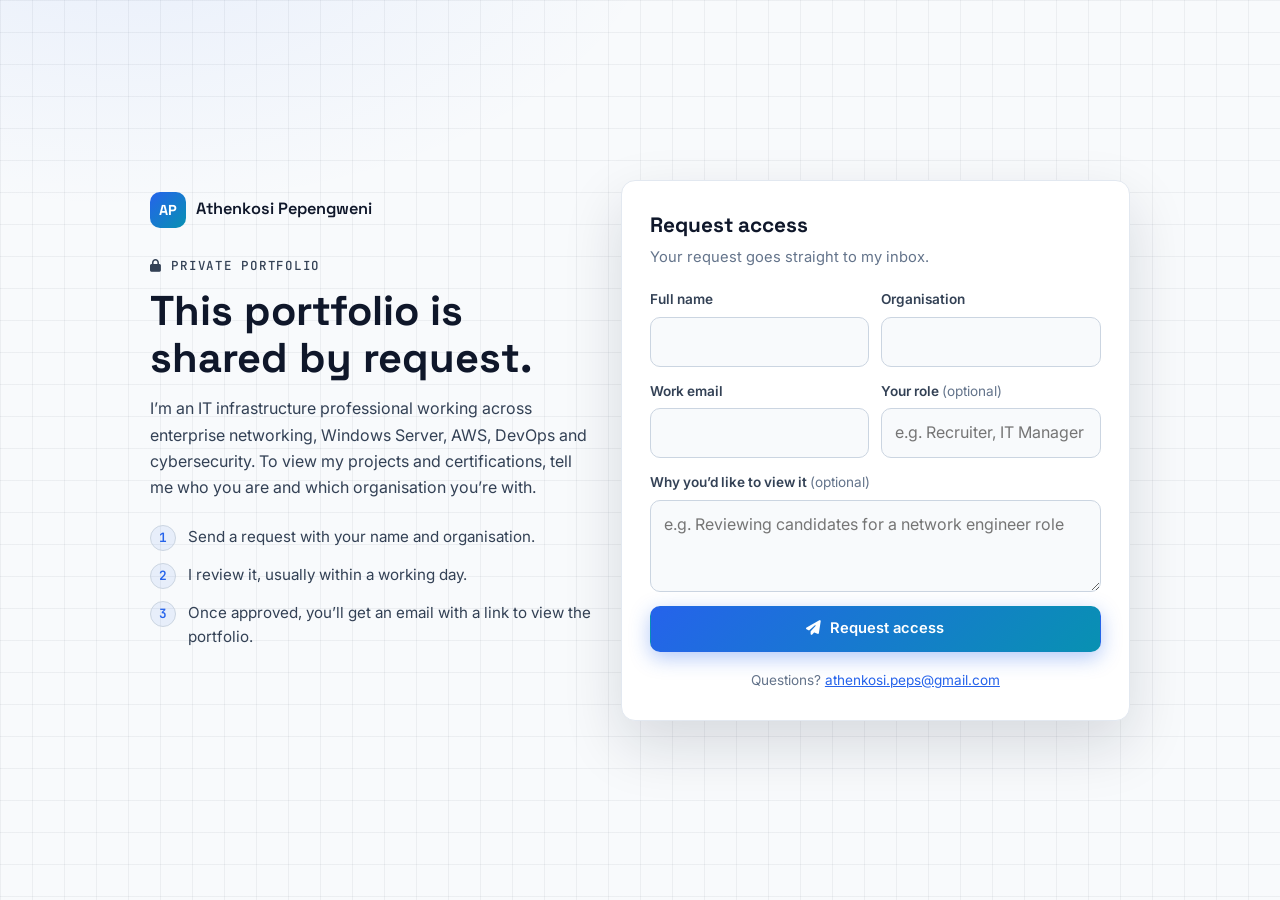
<file: index.html>
<!DOCTYPE html>
<html lang="en">
<head>
  <meta charset="utf-8"/>
  <meta name="viewport" content="width=device-width, initial-scale=1"/>
  <title>Athenkosi Pepengweni | IT Infrastructure, Networking &amp; Cloud</title>
  <meta name="description" content="Portfolio of Athenkosi Pepengweni, an IT infrastructure professional in South Africa. Hands-on projects in enterprise networking, Windows Server, AWS, DevOps and cybersecurity."/>
  <meta name="author" content="Athenkosi Pepengweni"/>
  <link rel="canonical" href="https://portfolio.pepsnet.co.za/"/>
  <meta name="color-scheme" content="light"/>
  <meta name="theme-color" content="#f8fafc"/>

  <!-- Social sharing -->
  <meta property="og:type" content="website"/>
  <meta property="og:url" content="https://portfolio.pepsnet.co.za/"/>
  <meta property="og:title" content="Athenkosi Pepengweni | IT Infrastructure, Networking &amp; Cloud"/>
  <meta property="og:description" content="Hands-on projects in enterprise networking, Windows Server, AWS, DevOps and cybersecurity."/>
  <meta property="og:image" content="https://portfolio.pepsnet.co.za/profile.jpg"/>
  <meta name="twitter:card" content="summary"/>

  <link rel="icon" href="favicon.svg" type="image/svg+xml"/>
  <link rel="apple-touch-icon" href="profile.jpg"/>
  <link rel="manifest" href="site.webmanifest"/>

  <link rel="preconnect" href="https://fonts.googleapis.com"/>
  <link rel="preconnect" href="https://fonts.gstatic.com" crossorigin/>
  <link href="https://fonts.googleapis.com/css2?family=Inter:wght@400;500;600&family=Space+Grotesk:wght@500;600;700&family=JetBrains+Mono:wght@400;500&display=swap" rel="stylesheet"/>
  <link rel="stylesheet" href="https://cdnjs.cloudflare.com/ajax/libs/font-awesome/6.5.0/css/all.min.css"/>
  <link rel="stylesheet" href="styles.css?v=20261115"/>

  <!-- Access gate: unapproved visitors are sent to request-access.html -->
  <script src="access-gate.js?v=20261115" data-protect></script>


  <script type="application/ld+json">
  {
    "@context": "https://schema.org",
    "@type": "Person",
    "name": "Athenkosi Pepengweni",
    "url": "https://portfolio.pepsnet.co.za/",
    "image": "https://portfolio.pepsnet.co.za/profile.jpg",
    "jobTitle": "IT Infrastructure Professional",
    "address": { "@type": "PostalAddress", "addressCountry": "ZA" },
    "email": "mailto:athenkosi.peps@gmail.com",
    "sameAs": [
      "https://github.com/atteks-za",
      "https://www.linkedin.com/in/athenkosi-pepengweni-036443183/"
    ],
    "knowsAbout": ["Network Engineering", "FortiGate", "Cisco IOS-XE", "Windows Server", "Active Directory", "AWS", "Kubernetes", "Terraform", "Cybersecurity"]
  }
  </script>

  <script src="data.js?v=20261115" defer></script>
  <script src="script.js?v=20261115" defer></script>
</head>
<body>
<a class="skip-link" href="#main">Skip to content</a>
<div id="progress" aria-hidden="true"></div>

<!-- ── HEADER ── -->
<header class="site-header" id="top">
  <div class="container header-inner">
    <a class="brand" href="#top" aria-label="Athenkosi Pepengweni, home">
      <span class="brand-mark">AP</span>
      <span class="brand-name">Athenkosi Pepengweni</span>
    </a>

    <nav class="nav" id="nav" aria-label="Primary">
      <a href="#about">About</a>
      <a href="#skills">Skills</a>
      <a href="#projects">Projects</a>
      <a href="#certifications">Certifications</a>
      <a href="#contact">Contact</a>
    </nav>

    <div class="header-actions">
      <button class="cmdk-btn" type="button" data-open-palette aria-label="Open command palette">
        <i class="fa-solid fa-magnifying-glass"></i><span>Search</span><kbd>Ctrl K</kbd>
      </button>
      <button class="icon-btn menu-btn" type="button" aria-label="Open menu" aria-expanded="false" aria-controls="nav"><i class="fa-solid fa-bars"></i></button>
    </div>
  </div>
</header>

<main id="main">

  <!-- ── HERO ── -->
  <section class="hero">
    <div class="hero-bg" aria-hidden="true"></div>
    <div class="container hero-grid">
      <div class="hero-copy">
        <div class="hero-meta">
          <div class="status-pill"><span class="pulse"></span> Based in South Africa</div>
          <div class="status-pill views-pill" id="views" hidden title="Visits to this portfolio">
            <i class="fa-regular fa-eye"></i><span><strong id="viewCount">0</strong> portfolio views</span>
          </div>
        </div>
        <h1 class="hero-title">
          Building reliable, secure infrastructure, from the <span class="grad">network edge</span> to the <span class="grad">cloud</span>.
        </h1>
        <p class="hero-lead">
          I’m Athenkosi Pepengweni, an IT infrastructure professional. I design, build and document real lab
          environments across <strong>enterprise networking</strong>, <strong>Windows Server</strong>,
          <strong>AWS</strong>, <strong>DevOps</strong> and <strong>cybersecurity</strong>.
        </p>
        <p class="hero-rotator" aria-live="polite">
          <span class="mono">Currently focused on:</span>
          <span class="rotator" id="rotator">FortiGate SD-WAN</span>
        </p>
        <div class="hero-cta">
          <a class="btn btn-primary" href="#projects"><i class="fa-solid fa-layer-group"></i> View projects</a>
          <a class="btn btn-ghost" href="https://drive.google.com/file/d/1eYBBOo0nAGaHdhUYYPxO24yvY1Xd9f4y/view?usp=sharing" target="_blank" rel="noopener"><i class="fa-solid fa-file-arrow-down"></i> Download CV</a>
          <div class="hero-social">
            <a class="icon-btn" href="https://github.com/atteks-za" target="_blank" rel="noopener" aria-label="GitHub"><i class="fa-brands fa-github"></i></a>
            <a class="icon-btn" href="https://www.linkedin.com/in/athenkosi-pepengweni-036443183/" target="_blank" rel="noopener" aria-label="LinkedIn"><i class="fa-brands fa-linkedin-in"></i></a>
          </div>
        </div>
        <dl class="stats">
          <div><dt>Projects</dt><dd data-stat="projects">0</dd></div>
          <div><dt>Domains</dt><dd data-stat="domains">0</dd></div>
          <div><dt>Certifications</dt><dd data-stat="certs">0</dd></div>
        </dl>
      </div>

      <div class="hero-visual">
        <div class="photo-card">
          <img src="profile.jpg" alt="Portrait of Athenkosi Pepengweni" width="734" height="706"/>
        </div>
        <div class="terminal" aria-hidden="true">
          <div class="term-bar"><span></span><span></span><span></span><em>athenkosi@homelab: ~</em></div>
          <pre><span class="p">$</span> whoami
<span class="o">IT infrastructure · networking · cloud · security</span>
<span class="p">$</span> ls ~/lab
<span class="o">proxmox/  esxi/  fortigate/  aws/  k8s/</span>
<span class="p">$</span> uptime<span class="cursor"></span></pre>
        </div>
      </div>
    </div>
  </section>

  <!-- ── ABOUT ── -->
  <section class="section" id="about">
    <div class="container">
      <header class="section-head reveal">
        <p class="eyebrow">About</p>
        <h2>I learn by building, and I document everything.</h2>
        <p class="section-lead">
          Every project here runs in my own home lab or AWS account: Proxmox and VMware ESXi hosts, FortiGate and
          Cisco virtual appliances, a Windows Server domain, and cloud workloads on AWS. I build each one end to end,
          troubleshoot it until it works, and write it up so someone else could rebuild it.
        </p>
      </header>

      <div class="focus-grid">
        <article class="focus-card reveal" style="--c: var(--c-networking)">
          <i class="fa-solid fa-network-wired"></i>
          <h3>Enterprise networking</h3>
          <p>Routing (OSPF, BGP), VLAN design, NAT, firewall policy, IPsec VPNs and SD-WAN failover across FortiGate, Cisco and UniFi.</p>
        </article>
        <article class="focus-card reveal" style="--c: var(--c-sysadmin)">
          <i class="fa-solid fa-server"></i>
          <h3>Systems &amp; infrastructure</h3>
          <p>Windows Server, Active Directory, DNS and DHCP, Exchange, virtualisation on ESXi and Proxmox, and backup with Veeam.</p>
        </article>
        <article class="focus-card reveal" style="--c: var(--c-cloud)">
          <i class="fa-solid fa-cloud"></i>
          <h3>Cloud &amp; DevOps</h3>
          <p>AWS networking, containers on ECS and EKS, Infrastructure as Code with Terraform, CI/CD pipelines and observability.</p>
        </article>
        <article class="focus-card reveal" style="--c: var(--c-security)">
          <i class="fa-solid fa-shield-halved"></i>
          <h3>Security</h3>
          <p>Least-privilege access, network segmentation, and hands-on Active Directory attack paths to understand how to defend them.</p>
        </article>
      </div>
    </div>
  </section>

  <!-- ── SKILLS ── -->
  <section class="section section-alt" id="skills">
    <div class="container">
      <header class="section-head reveal">
        <p class="eyebrow">Skills</p>
        <h2>Tools and technologies I work with</h2>
        <p class="section-lead">Every item below is used in at least one of the projects on this page.</p>
      </header>

      <div class="skills-grid">
        <div class="skill-group reveal" style="--c: var(--c-networking)">
          <h3><i class="fa-solid fa-network-wired"></i> Networking</h3>
          <ul><li>FortiGate</li><li>Cisco IOS-XE</li><li>Cisco vIOS-L2</li><li>Ubiquiti UniFi</li><li>MikroTik</li><li>OSPF</li><li>BGP</li><li>VLANs / 802.1Q</li><li>IPsec VPN</li><li>SD-WAN</li><li>NAT / PAT</li><li>Structured cabling</li></ul>
        </div>
        <div class="skill-group reveal" style="--c: var(--c-sysadmin)">
          <h3><i class="fa-solid fa-server"></i> Systems &amp; virtualisation</h3>
          <ul><li>Windows Server</li><li>Active Directory</li><li>DNS</li><li>DHCP</li><li>Exchange 2019</li><li>PowerShell</li><li>VMware ESXi</li><li>Proxmox VE</li><li>Veeam B&amp;R</li><li>Linux</li></ul>
        </div>
        <div class="skill-group reveal" style="--c: var(--c-cloud)">
          <h3><i class="fa-solid fa-cloud"></i> Cloud (AWS)</h3>
          <ul><li>VPC</li><li>EC2</li><li>IAM Identity Center</li><li>ECS / Fargate</li><li>EKS</li><li>RDS</li><li>Lambda</li><li>S3</li><li>CloudFront</li><li>Route 53</li><li>ACM</li><li>CloudWatch</li><li>SNS / SES</li></ul>
        </div>
        <div class="skill-group reveal" style="--c: var(--c-devops)">
          <h3><i class="fa-solid fa-gears"></i> DevOps &amp; observability</h3>
          <ul><li>Terraform</li><li>Docker</li><li>Kubernetes</li><li>Helm</li><li>Jenkins</li><li>SonarQube</li><li>Prometheus</li><li>Grafana</li><li>Git &amp; GitHub</li></ul>
        </div>
        <div class="skill-group reveal" style="--c: var(--c-security)">
          <h3><i class="fa-solid fa-shield-halved"></i> Security</h3>
          <ul><li>Kali Linux</li><li>AD enumeration</li><li>Kerberoasting</li><li>MITM6</li><li>Password cracking</li><li>Microsoft Sentinel &amp; Defender (SC-200)</li><li>Least privilege</li></ul>
        </div>
      </div>
    </div>
  </section>

  <!-- ── PROJECTS ── -->
  <section class="section" id="projects">
    <div class="container">
      <header class="section-head reveal">
        <p class="eyebrow">Projects</p>
        <h2>Featured work</h2>
        <p class="section-lead">Three builds that show the range: multi-site networking, cloud operations and offensive security.</p>
      </header>
      <div class="featured-grid" id="featured"></div>

      <div class="all-projects">
        <div class="toolbar reveal">
          <div class="filters" role="tablist" aria-label="Filter projects by domain" id="filters"></div>
          <label class="search">
            <i class="fa-solid fa-magnifying-glass"></i>
            <input id="projSearch" type="search" placeholder="Search projects or tools" aria-label="Search projects" autocomplete="off"/>
            <kbd>/</kbd>
          </label>
        </div>
        <p class="result-info" id="resultInfo" aria-live="polite"></p>
        <div class="project-grid" id="projectGrid"></div>
        <nav class="pager" id="pager" aria-label="Project pages"></nav>
      </div>

      <noscript>
        <p class="result-info">Turn on JavaScript to browse projects, or see them all on <a href="https://github.com/atteks-za/athenkosi-portfolio">GitHub</a>.</p>
      </noscript>
    </div>
  </section>

  <!-- ── CERTIFICATIONS ── -->
  <section class="section section-alt" id="certifications">
    <div class="container">
      <header class="section-head reveal">
        <p class="eyebrow">Certifications</p>
        <h2>Verified credentials</h2>
        <p class="section-lead">Each badge links to the issuer’s verification page.</p>
      </header>
      <div class="cert-grid" id="certGrid"></div>
    </div>
  </section>

  <!-- ── CONTACT ── -->
  <section class="section" id="contact">
    <div class="container">
      <div class="contact-card reveal">
        <div>
          <p class="eyebrow">Contact</p>
          <h2>Let’s work together</h2>
          <p class="section-lead">
            Working on something in network engineering, systems administration or cloud infrastructure?
            I’d be glad to hear about it. Email is the fastest way to reach me.
          </p>
        </div>
        <div class="contact-actions">
          <a class="btn btn-primary" href="mailto:athenkosi.peps@gmail.com"><i class="fa-solid fa-envelope"></i> athenkosi.peps@gmail.com</a>
          <button class="btn btn-ghost" type="button" data-copy-email><i class="fa-regular fa-copy"></i> Copy email</button>
          <a class="btn btn-ghost" href="https://www.linkedin.com/in/athenkosi-pepengweni-036443183/" target="_blank" rel="noopener"><i class="fa-brands fa-linkedin-in"></i> LinkedIn</a>
          <a class="btn btn-ghost" href="https://github.com/atteks-za" target="_blank" rel="noopener"><i class="fa-brands fa-github"></i> GitHub</a>
        </div>
      </div>
    </div>
  </section>
</main>

<footer class="site-footer">
  <div class="container footer-inner">
    <p>&copy; <span id="yr"></span> Athenkosi Pepengweni · South Africa</p>
    <p class="footer-hint">Press <kbd>Ctrl K</kbd> to search anything</p>
  </div>
</footer>

<!-- Command palette -->
<dialog class="palette" id="palette" aria-label="Command palette">
  <div class="palette-search">
    <i class="fa-solid fa-magnifying-glass"></i>
    <input id="paletteInput" type="text" placeholder="Search projects, sections or actions…" autocomplete="off" aria-controls="paletteList"/>
    <kbd>Esc</kbd>
  </div>
  <ul class="palette-list" id="paletteList" role="listbox"></ul>
</dialog>

<button class="to-top" id="toTop" type="button" aria-label="Back to top"><i class="fa-solid fa-arrow-up"></i></button>
<div class="toast" id="toast" role="status" aria-live="polite"></div>
</body>
</html>
</file>
<file: styles.css>
/* ─────────────────────────────────────────────
   Design tokens
   ───────────────────────────────────────────── */
:root {
  --bg:        #f8fafc;
  --bg-alt:    #f1f5f9;
  --surface:   #ffffff;
  --surface-2: #f8fafc;
  --text:      #0f172a;
  --text-2:    #334155;
  --muted:     #64748b;
  --border:    #e2e8f0;
  --border-2:  #cbd5e1;
  --primary:   #2563eb;
  --primary-2: #0891b2;
  --primary-soft: rgba(37, 99, 235, 0.08);
  --shadow-sm: 0 1px 2px rgba(15, 23, 42, 0.06);
  --shadow:    0 1px 2px rgba(15, 23, 42, 0.04), 0 8px 24px rgba(15, 23, 42, 0.06);
  --shadow-lg: 0 24px 60px rgba(15, 23, 42, 0.14);
  --grid-line: rgba(15, 23, 42, 0.05);

  --c-cloud:      #0284c7;
  --c-networking: #d97706;
  --c-security:   #dc2626;
  --c-devops:     #7c3aed;
  --c-sysadmin:   #059669;

  --radius:    14px;
  --radius-sm: 10px;
  --header-h:  68px;
  --font:      'Inter', system-ui, -apple-system, 'Segoe UI', sans-serif;
  --font-head: 'Space Grotesk', 'Inter', system-ui, sans-serif;
  --font-mono: 'JetBrains Mono', ui-monospace, 'Cascadia Code', monospace;
  color-scheme: light;
}

/* ─────────────────────────────────────────────
   Base
   ───────────────────────────────────────────── */
*, *::before, *::after { box-sizing: border-box; margin: 0; padding: 0; }
html { scroll-behavior: smooth; scroll-padding-top: calc(var(--header-h) + 16px); }
body {
  background: var(--bg);
  color: var(--text);
  font-family: var(--font);
  font-size: 16px;
  line-height: 1.6;
  -webkit-font-smoothing: antialiased;
  overflow-x: hidden;
}
html.theme-ready body,
html.theme-ready .site-header,
html.theme-ready .project-card,
html.theme-ready .cert-card { transition: background-color 0.3s, border-color 0.3s, color 0.3s; }

img { max-width: 100%; display: block; }
a { color: inherit; }
kbd {
  font-family: var(--font-mono); font-size: 0.7rem;
  padding: 2px 6px; border-radius: 6px;
  border: 1px solid var(--border-2); background: var(--surface-2); color: var(--muted);
}
.mono { font-family: var(--font-mono); }
:focus-visible { outline: 2px solid var(--primary); outline-offset: 3px; border-radius: 6px; }

.container { width: 100%; max-width: 1160px; margin: 0 auto; padding: 0 24px; }

.skip-link {
  position: absolute; left: 16px; top: -60px; z-index: 200;
  background: var(--primary); color: #fff; padding: 10px 16px; border-radius: 8px;
  text-decoration: none; font-weight: 600;
}
.skip-link:focus { top: 12px; }

#progress {
  position: fixed; inset: 0 0 auto 0; height: 3px; z-index: 120;
  background: linear-gradient(90deg, var(--primary), var(--primary-2));
  transform: scaleX(0); transform-origin: 0 50%;
}

/* ─────────────────────────────────────────────
   Buttons
   ───────────────────────────────────────────── */
.btn {
  display: inline-flex; align-items: center; justify-content: center; gap: 9px;
  height: 46px; padding: 0 20px; border-radius: 10px;
  font: 600 0.92rem/1 var(--font); text-decoration: none; cursor: pointer;
  border: 1px solid transparent; transition: transform 0.15s, box-shadow 0.2s, background 0.2s, border-color 0.2s;
  white-space: nowrap;
}
.btn:hover { transform: translateY(-1px); }
.btn-primary {
  background: linear-gradient(135deg, var(--primary), var(--primary-2)); color: #fff;
  box-shadow: 0 6px 20px color-mix(in srgb, var(--primary) 35%, transparent);
}
.btn-primary:hover { box-shadow: 0 10px 28px color-mix(in srgb, var(--primary) 45%, transparent); }
.btn-ghost { background: var(--surface); color: var(--text); border-color: var(--border-2); }
.btn-ghost:hover { border-color: var(--primary); color: var(--primary); }

.icon-btn {
  width: 40px; height: 40px; border-radius: 10px;
  display: inline-flex; align-items: center; justify-content: center;
  background: var(--surface); border: 1px solid var(--border); color: var(--text-2);
  cursor: pointer; text-decoration: none; font-size: 0.95rem;
  transition: color 0.2s, border-color 0.2s, transform 0.15s;
}
.icon-btn:hover { color: var(--primary); border-color: var(--primary); transform: translateY(-1px); }

/* ─────────────────────────────────────────────
   Header
   ───────────────────────────────────────────── */
.site-header {
  position: sticky; top: 0; z-index: 100; height: var(--header-h);
  background: color-mix(in srgb, var(--bg) 78%, transparent);
  backdrop-filter: saturate(1.6) blur(14px); -webkit-backdrop-filter: saturate(1.6) blur(14px);
  border-bottom: 1px solid transparent;
}
.site-header.scrolled { border-bottom-color: var(--border); }
.header-inner { height: 100%; display: flex; align-items: center; gap: 24px; }

.brand { display: flex; align-items: center; gap: 10px; text-decoration: none; font-weight: 600; }
.brand-mark {
  width: 36px; height: 36px; border-radius: 10px;
  display: grid; place-items: center;
  background: linear-gradient(135deg, var(--primary), var(--primary-2)); color: #fff;
  font: 700 0.9rem var(--font-head); letter-spacing: 0.02em;
}
.brand-name { font-family: var(--font-head); font-size: 1.02rem; }

.nav { display: flex; gap: 4px; margin-left: auto; }
.nav a {
  padding: 8px 12px; border-radius: 8px; text-decoration: none;
  color: var(--muted); font-size: 0.92rem; font-weight: 500; transition: color 0.2s, background 0.2s;
}
.nav a:hover { color: var(--text); background: var(--primary-soft); }
.nav a.active { color: var(--primary); background: var(--primary-soft); }

.header-actions { display: flex; align-items: center; gap: 8px; }
.cmdk-btn {
  display: inline-flex; align-items: center; gap: 8px; height: 40px; padding: 0 8px 0 12px;
  border-radius: 10px; border: 1px solid var(--border); background: var(--surface);
  color: var(--muted); font: 500 0.86rem var(--font); cursor: pointer; transition: border-color 0.2s;
}
.cmdk-btn:hover { border-color: var(--primary); color: var(--text); }
.menu-btn { display: none; }

/* ─────────────────────────────────────────────
   Hero
   ───────────────────────────────────────────── */
.hero { position: relative; padding: 72px 0 96px; overflow: hidden; }
.hero-bg {
  position: absolute; inset: -40% -10% 0; z-index: -1; pointer-events: none;
  background:
    radial-gradient(600px 380px at 78% 30%, color-mix(in srgb, var(--primary-2) 16%, transparent), transparent 70%),
    radial-gradient(520px 360px at 12% 20%, color-mix(in srgb, var(--primary) 14%, transparent), transparent 70%),
    linear-gradient(var(--grid-line) 1px, transparent 1px) 0 0 / 44px 44px,
    linear-gradient(90deg, var(--grid-line) 1px, transparent 1px) 0 0 / 44px 44px;
  mask-image: radial-gradient(ellipse 80% 70% at 50% 40%, #000 40%, transparent 100%);
  -webkit-mask-image: radial-gradient(ellipse 80% 70% at 50% 40%, #000 40%, transparent 100%);
}
.hero-grid { display: grid; grid-template-columns: 1.25fr 0.9fr; gap: 56px; align-items: center; }

.status-pill {
  display: inline-flex; align-items: center; gap: 10px;
  padding: 6px 14px 6px 10px; border-radius: 999px;
  background: var(--surface); border: 1px solid var(--border);
  font-size: 0.82rem; color: var(--text-2); box-shadow: var(--shadow-sm);
}
.hero-meta { display: flex; flex-wrap: wrap; gap: 10px; }
.views-pill[hidden] { display: none; }
.views-pill { animation: pop 0.3s ease; }
.views-pill i { color: var(--primary); font-size: 0.85rem; }
.views-pill strong { color: var(--text); font-weight: 600; font-variant-numeric: tabular-nums; }
.pulse { width: 8px; height: 8px; border-radius: 50%; background: #22c55e; position: relative; }
.pulse::after {
  content: ''; position: absolute; inset: 0; border-radius: 50%; background: #22c55e;
  animation: pulse 2s ease-out infinite;
}
@keyframes pulse { to { transform: scale(2.6); opacity: 0; } }

.hero-title {
  font-family: var(--font-head); font-weight: 700;
  font-size: clamp(2.3rem, 4.6vw, 3.7rem); line-height: 1.08; letter-spacing: -0.025em;
  margin: 22px 0 20px;
}
.grad {
  background: linear-gradient(120deg, var(--primary), var(--primary-2));
  -webkit-background-clip: text; background-clip: text; color: transparent;
}
.hero-lead { font-size: 1.1rem; color: var(--text-2); max-width: 600px; }
.hero-lead strong { color: var(--text); font-weight: 600; }

.hero-rotator { margin-top: 18px; display: flex; flex-wrap: wrap; align-items: baseline; gap: 10px; font-size: 0.95rem; color: var(--muted); }
.hero-rotator .mono { font-size: 0.8rem; }
.rotator {
  font-weight: 600; color: var(--primary);
  display: inline-block; transition: opacity 0.3s, transform 0.3s;
}
.rotator.out { opacity: 0; transform: translateY(6px); }

.hero-cta { display: flex; flex-wrap: wrap; align-items: center; gap: 12px; margin-top: 30px; }
.hero-social { display: flex; gap: 8px; margin-left: 4px; }

.stats { display: flex; gap: 0; margin-top: 40px; }
.stats > div { padding: 0 28px; border-left: 1px solid var(--border); }
.stats > div:first-child { padding-left: 0; border-left: 0; }
.stats dd { order: -1; font: 700 2.1rem/1 var(--font-head); letter-spacing: -0.02em; }
.stats > div { display: flex; flex-direction: column; gap: 6px; }
.stats dt { font-size: 0.8rem; color: var(--muted); text-transform: uppercase; letter-spacing: 0.08em; font-weight: 500; }

.hero-visual { position: relative; padding-bottom: 60px; }
.photo-card {
  border-radius: 22px; overflow: hidden; aspect-ratio: 1 / 1;
  border: 1px solid var(--border); box-shadow: var(--shadow-lg);
  background: var(--surface);
  max-width: 400px; margin-left: auto;
}
.photo-card img { width: 100%; height: 100%; object-fit: cover; }
.terminal {
  position: absolute; left: 0; bottom: 0; width: min(360px, 90%);
  border-radius: 12px; overflow: hidden;
  background: #0b1220; color: #cbd5e1; border: 1px solid rgba(148,163,184,0.2);
  box-shadow: var(--shadow-lg);
  font: 0.78rem/1.7 var(--font-mono);
  animation: float 6s ease-in-out infinite;
}
@keyframes float { 50% { transform: translateY(-6px); } }
.term-bar { display: flex; align-items: center; gap: 6px; padding: 9px 12px; background: #111a2e; border-bottom: 1px solid rgba(148,163,184,0.12); }
.term-bar span { width: 10px; height: 10px; border-radius: 50%; background: #ef4444; }
.term-bar span:nth-child(2) { background: #f59e0b; }
.term-bar span:nth-child(3) { background: #22c55e; }
.term-bar em { margin-left: 8px; font-style: normal; color: #64748b; font-size: 0.72rem; }
.terminal pre { padding: 14px 16px; white-space: pre-wrap; font: inherit; }
.terminal .p { color: #22d3ee; }
.terminal .o { color: #94a3b8; }
.cursor { display: inline-block; width: 7px; height: 1em; background: #cbd5e1; margin-left: 6px; vertical-align: -2px; animation: blink 1.1s steps(1) infinite; }
@keyframes blink { 50% { opacity: 0; } }

/* ─────────────────────────────────────────────
   Sections
   ───────────────────────────────────────────── */
.section { padding: 96px 0; }
.section-alt { background: var(--bg-alt); border-top: 1px solid var(--border); border-bottom: 1px solid var(--border); }
.section-head { max-width: 720px; margin-bottom: 44px; }
.eyebrow {
  font: 500 0.78rem var(--font-mono); letter-spacing: 0.14em; text-transform: uppercase;
  color: var(--primary); margin-bottom: 12px;
}
.section-head h2, .contact-card h2 {
  font-family: var(--font-head); font-weight: 700;
  font-size: clamp(1.8rem, 3.2vw, 2.5rem); line-height: 1.15; letter-spacing: -0.02em;
}
.section-lead { margin-top: 14px; color: var(--text-2); font-size: 1.04rem; }

/* About */
.focus-grid { display: grid; grid-template-columns: repeat(4, 1fr); gap: 16px; }
.focus-card {
  background: var(--surface); border: 1px solid var(--border); border-radius: var(--radius);
  padding: 24px; box-shadow: var(--shadow-sm); position: relative; overflow: hidden;
  transition: transform 0.2s, box-shadow 0.2s, border-color 0.2s;
}
.focus-card::before {
  content: ''; position: absolute; inset: 0 0 auto 0; height: 3px; background: var(--c);
}
.focus-card:hover { transform: translateY(-3px); box-shadow: var(--shadow); border-color: color-mix(in srgb, var(--c) 40%, var(--border)); }
.focus-card > i {
  width: 42px; height: 42px; border-radius: 10px; display: grid; place-items: center;
  color: var(--c); background: color-mix(in srgb, var(--c) 12%, transparent); margin-bottom: 16px;
}
.focus-card h3 { font: 600 1.05rem var(--font-head); margin-bottom: 8px; }
.focus-card p { font-size: 0.92rem; color: var(--muted); }

/* Skills */
.skills-grid { display: grid; grid-template-columns: repeat(auto-fit, minmax(320px, 1fr)); gap: 16px; }
.skill-group {
  background: var(--surface); border: 1px solid var(--border); border-radius: var(--radius); padding: 22px;
}
.skill-group h3 { font: 600 1rem var(--font-head); display: flex; align-items: center; gap: 10px; margin-bottom: 14px; }
.skill-group h3 i { color: var(--c); }
.skill-group ul { list-style: none; display: flex; flex-wrap: wrap; gap: 8px; }
.skill-group li {
  font-size: 0.84rem; padding: 5px 11px; border-radius: 8px;
  background: var(--surface-2); border: 1px solid var(--border); color: var(--text-2);
  transition: border-color 0.2s, color 0.2s;
}
.skill-group li:hover { border-color: var(--c); color: var(--c); }

/* ─────────────────────────────────────────────
   Projects
   ───────────────────────────────────────────── */
.featured-grid { display: grid; grid-template-columns: repeat(3, 1fr); gap: 18px; margin-bottom: 72px; }
.featured-card {
  position: relative; display: flex; flex-direction: column; gap: 14px;
  padding: 26px; border-radius: 18px; text-decoration: none;
  background:
    radial-gradient(420px 200px at 100% 0%, color-mix(in srgb, var(--c) 14%, transparent), transparent 70%),
    var(--surface);
  border: 1px solid var(--border); box-shadow: var(--shadow-sm);
  transition: transform 0.2s, box-shadow 0.2s, border-color 0.2s;
}
.featured-card:hover { transform: translateY(-4px); box-shadow: var(--shadow); border-color: color-mix(in srgb, var(--c) 45%, var(--border)); }
.featured-card .star {
  position: absolute; top: 22px; right: 22px;
  font: 500 0.7rem var(--font-mono); letter-spacing: 0.08em; text-transform: uppercase; color: var(--muted);
}
.featured-card h3 { font: 600 1.3rem/1.25 var(--font-head); letter-spacing: -0.01em; }
.featured-card p { color: var(--text-2); font-size: 0.95rem; flex: 1; }

.toolbar { display: flex; flex-wrap: wrap; align-items: center; justify-content: space-between; gap: 14px; margin-bottom: 14px; }
.filters { display: flex; flex-wrap: wrap; gap: 8px; }
.chip {
  display: inline-flex; align-items: center; gap: 8px; height: 38px; padding: 0 14px;
  border-radius: 999px; border: 1px solid var(--border); background: var(--surface);
  color: var(--text-2); font: 500 0.86rem var(--font); cursor: pointer;
  transition: all 0.2s;
}
.chip i { color: var(--c, var(--primary)); font-size: 0.8rem; }
.chip .n { font: 500 0.72rem var(--font-mono); color: var(--muted); }
.chip:hover { border-color: var(--c, var(--primary)); }
.chip[aria-selected="true"] {
  background: var(--text); color: var(--bg); border-color: var(--text);
}
.chip[aria-selected="true"] i, .chip[aria-selected="true"] .n { color: inherit; opacity: 0.8; }

.search { position: relative; display: flex; align-items: center; min-width: 280px; }
.search i { position: absolute; left: 14px; color: var(--muted); font-size: 0.85rem; }
.search input {
  width: 100%; height: 40px; padding: 0 40px 0 38px; border-radius: 10px;
  border: 1px solid var(--border); background: var(--surface); color: var(--text);
  font: 0.9rem var(--font); outline: none; transition: border-color 0.2s, box-shadow 0.2s;
}
.search input:focus { border-color: var(--primary); box-shadow: 0 0 0 4px var(--primary-soft); }
.search kbd { position: absolute; right: 10px; }
.search input:focus ~ kbd, .search input:not(:placeholder-shown) ~ kbd { display: none; }

.result-info { font-size: 0.86rem; color: var(--muted); margin-bottom: 18px; min-height: 1.4em; }
.result-info a { color: var(--primary); }

.project-grid { display: grid; grid-template-columns: repeat(3, 1fr); gap: 16px; }
.project-card {
  display: flex; flex-direction: column; gap: 12px; padding: 22px;
  background: var(--surface); border: 1px solid var(--border); border-radius: var(--radius);
  text-decoration: none; color: inherit; box-shadow: var(--shadow-sm);
  transition: transform 0.2s, box-shadow 0.2s, border-color 0.2s;
  animation: cardIn 0.4s ease both; animation-delay: calc(var(--i, 0) * 35ms);
}
.project-card:hover { transform: translateY(-3px); box-shadow: var(--shadow); border-color: color-mix(in srgb, var(--c) 50%, var(--border)); }
@keyframes cardIn { from { opacity: 0; transform: translateY(10px); } to { opacity: 1; transform: none; } }
.project-card h3 { font: 600 1.04rem/1.35 var(--font-head); }
.project-card p { font-size: 0.9rem; color: var(--muted); flex: 1; }

.domain-tag {
  display: inline-flex; align-items: center; gap: 7px; align-self: flex-start;
  font: 500 0.72rem var(--font-mono); letter-spacing: 0.06em; text-transform: uppercase;
  color: var(--c); padding: 4px 9px; border-radius: 6px;
  background: color-mix(in srgb, var(--c) 11%, transparent);
}
.tags { display: flex; flex-wrap: wrap; gap: 6px; list-style: none; }
.tags li {
  font: 0.74rem var(--font-mono); padding: 3px 8px; border-radius: 6px;
  background: var(--surface-2); border: 1px solid var(--border); color: var(--text-2);
}
.card-link { display: flex; align-items: center; gap: 8px; font-size: 0.86rem; font-weight: 600; color: var(--c); }
.card-link i { transition: transform 0.2s; font-size: 0.78rem; }
.project-card:hover .card-link i, .featured-card:hover .card-link i { transform: translateX(4px); }

mark { background: color-mix(in srgb, var(--primary) 22%, transparent); color: inherit; border-radius: 3px; padding: 0 1px; }

.empty {
  grid-column: 1 / -1; text-align: center; padding: 48px 20px;
  border: 1px dashed var(--border-2); border-radius: var(--radius); color: var(--muted);
}
.empty i { font-size: 1.4rem; margin-bottom: 10px; display: block; }
.empty button { margin-top: 14px; }

.pager { display: flex; justify-content: center; align-items: center; gap: 6px; margin-top: 32px; }
.pager[hidden] { display: none; }
.pager button {
  min-width: 40px; height: 40px; padding: 0 12px; border-radius: 10px;
  border: 1px solid var(--border); background: var(--surface); color: var(--text-2);
  font: 500 0.86rem var(--font); cursor: pointer; transition: all 0.2s;
  display: inline-flex; align-items: center; gap: 8px;
}
.pager button:hover:not(:disabled) { border-color: var(--primary); color: var(--primary); }
.pager button[aria-current="page"] { background: var(--primary); border-color: var(--primary); color: #fff; }
.pager button:disabled { opacity: 0.4; cursor: default; }

/* ─────────────────────────────────────────────
   Certifications
   ───────────────────────────────────────────── */
.cert-grid { display: grid; grid-template-columns: repeat(3, 1fr); gap: 16px; }
.cert-card {
  display: flex; align-items: center; gap: 16px; padding: 18px;
  background: var(--surface); border: 1px solid var(--border); border-radius: var(--radius);
  text-decoration: none; color: inherit; transition: transform 0.2s, box-shadow 0.2s, border-color 0.2s;
}
.cert-card:hover { transform: translateY(-3px); box-shadow: var(--shadow); border-color: var(--border-2); }
.cert-logo {
  flex-shrink: 0; width: 64px; height: 64px; border-radius: 12px; padding: 7px;
  background: #fff; border: 1px solid var(--border); display: grid; place-items: center;
}
.cert-logo img { max-width: 100%; max-height: 100%; object-fit: contain; }
.cert-card h3 { font: 600 0.95rem/1.35 var(--font-head); }
.cert-card p { font-size: 0.8rem; color: var(--muted); margin-top: 4px; }
.cert-card .verify { margin-left: auto; color: var(--muted); font-size: 0.8rem; transition: color 0.2s; }
.cert-card:hover .verify { color: var(--primary); }

/* ─────────────────────────────────────────────
   Contact + footer
   ───────────────────────────────────────────── */
.contact-card {
  display: grid; grid-template-columns: 1.2fr 1fr; gap: 40px; align-items: center;
  padding: 48px; border-radius: 22px; border: 1px solid var(--border);
  background:
    radial-gradient(500px 260px at 0% 0%, color-mix(in srgb, var(--primary) 12%, transparent), transparent 70%),
    radial-gradient(500px 260px at 100% 100%, color-mix(in srgb, var(--primary-2) 12%, transparent), transparent 70%),
    var(--surface);
  box-shadow: var(--shadow);
}
.contact-actions { display: grid; grid-template-columns: 1fr 1fr; gap: 10px; }
.contact-actions .btn-primary { grid-column: 1 / -1; }

.site-footer { border-top: 1px solid var(--border); padding: 28px 0; }
.footer-inner { display: flex; justify-content: space-between; flex-wrap: wrap; gap: 10px; font-size: 0.86rem; color: var(--muted); }

/* ─────────────────────────────────────────────
   Command palette, toast, back-to-top
   ───────────────────────────────────────────── */
.palette {
  margin: 12vh auto auto; width: min(640px, calc(100% - 32px)); max-height: 70vh;
  border: 1px solid var(--border-2); border-radius: 16px; padding: 0;
  background: var(--surface); color: var(--text); box-shadow: var(--shadow-lg);
  overflow: hidden;
}
.palette[open] { display: flex; flex-direction: column; animation: pop 0.18s ease; }
@keyframes pop { from { opacity: 0; transform: translateY(-8px) scale(0.98); } }
.palette::backdrop { background: rgba(2, 6, 23, 0.5); backdrop-filter: blur(3px); }
.palette-search { display: flex; align-items: center; gap: 12px; padding: 16px 18px; border-bottom: 1px solid var(--border); }
.palette-search i { color: var(--muted); }
.palette-search input { flex: 1; border: 0; outline: none; background: transparent; color: var(--text); font: 1rem var(--font); }
.palette-list { list-style: none; overflow-y: auto; padding: 8px; }
.palette-group { font: 500 0.7rem var(--font-mono); letter-spacing: 0.1em; text-transform: uppercase; color: var(--muted); padding: 10px 12px 6px; }
.palette-item {
  display: flex; align-items: center; gap: 12px; padding: 10px 12px; border-radius: 10px;
  cursor: pointer; font-size: 0.92rem;
}
.palette-item i { width: 18px; text-align: center; color: var(--c, var(--muted)); }
.palette-item .hint { margin-left: auto; font-size: 0.76rem; color: var(--muted); }
.palette-item[aria-selected="true"] { background: var(--primary-soft); color: var(--primary); }
.palette-empty { padding: 28px; text-align: center; color: var(--muted); font-size: 0.9rem; }

.toast {
  position: fixed; left: 50%; bottom: 28px; z-index: 150;
  transform: translate(-50%, 20px); opacity: 0; pointer-events: none;
  background: var(--text); color: var(--bg); padding: 10px 18px; border-radius: 10px;
  font-size: 0.9rem; font-weight: 500; box-shadow: var(--shadow-lg);
  transition: opacity 0.25s, transform 0.25s;
}
.toast.show { opacity: 1; transform: translate(-50%, 0); }

.to-top {
  position: fixed; right: 24px; bottom: 24px; z-index: 90;
  width: 46px; height: 46px; border-radius: 12px;
  border: 1px solid var(--border-2); background: var(--surface); color: var(--text-2);
  box-shadow: var(--shadow); cursor: pointer;
  opacity: 0; transform: translateY(12px); pointer-events: none; transition: all 0.25s;
}
.to-top.visible { opacity: 1; transform: none; pointer-events: auto; }
.to-top:hover { color: var(--primary); border-color: var(--primary); }

/* Reveal on scroll (only when JS is running) */
.js .reveal { opacity: 0; transform: translateY(16px); transition: opacity 0.6s ease, transform 0.6s ease; }
.js .reveal.visible { opacity: 1; transform: none; }

/* ─────────────────────────────────────────────
   Responsive
   ───────────────────────────────────────────── */
@media (max-width: 1024px) {
  .focus-grid { grid-template-columns: repeat(2, 1fr); }
  .project-grid, .cert-grid, .featured-grid { grid-template-columns: repeat(2, 1fr); }
  .hero-grid { grid-template-columns: 1fr 0.8fr; gap: 36px; }
  .cmdk-btn span, .cmdk-btn kbd { display: none; }
  .cmdk-btn { width: 40px; padding: 0; justify-content: center; }
}

@media (max-width: 820px) {
  .menu-btn { display: inline-flex; }
  .nav {
    position: fixed; inset: var(--header-h) 0 auto 0; margin: 0;
    flex-direction: column; gap: 2px; padding: 12px 16px 18px;
    background: var(--surface); border-bottom: 1px solid var(--border); box-shadow: var(--shadow);
    transform: translateY(-8px); opacity: 0; pointer-events: none; transition: all 0.2s;
  }
  .nav.open { transform: none; opacity: 1; pointer-events: auto; }
  .nav a { padding: 12px 14px; font-size: 1rem; }
  .header-actions { margin-left: auto; }

  .hero { padding: 40px 0 64px; }
  .hero-grid { grid-template-columns: 1fr; }
  .hero-visual { order: -1; max-width: 340px; padding-bottom: 50px; }
  .photo-card { max-width: 240px; margin: 0; border-radius: 18px; }
  .terminal { left: auto; right: 0; width: 250px; font-size: 0.68rem; }
  .terminal pre { padding: 10px 12px; }

  .section { padding: 72px 0; }
  .contact-card { grid-template-columns: 1fr; padding: 30px 24px; gap: 26px; }
}

@media (max-width: 640px) {
  .container { padding: 0 16px; }
  .brand-name { display: none; }
  .hero-visual { padding-bottom: 0; }
  .terminal { display: none; }
  .photo-card { max-width: 132px; border-radius: 16px; }
  .hero-title { margin-top: 16px; }
  .focus-grid, .project-grid, .cert-grid, .featured-grid { grid-template-columns: 1fr; }
  .featured-grid { margin-bottom: 56px; }
  .search { min-width: 0; width: 100%; }
  .toolbar { flex-direction: column; align-items: stretch; }
  .filters { flex-wrap: nowrap; overflow-x: auto; padding-bottom: 4px; scrollbar-width: none; }
  .filters::-webkit-scrollbar { display: none; }
  .chip { flex-shrink: 0; }
  .stats > div { padding: 0 18px; }
  .stats dd { font-size: 1.7rem; }
  .skills-grid { grid-template-columns: 1fr; }
  .contact-actions { grid-template-columns: 1fr; }
  .hero-cta .btn { flex: 1; }
  .hero-social { width: 100%; margin: 0; }
  .to-top { right: 16px; bottom: 16px; }
  .footer-hint { display: none; }
}

@media (prefers-reduced-motion: reduce) {
  html { scroll-behavior: auto; }
  *, *::before, *::after { animation: none !important; transition: none !important; }
  .js .reveal { opacity: 1; transform: none; }
}

@media print {
  .site-header, .to-top, .toast, .palette, .toolbar, .pager, .hero-bg, .terminal, #progress { display: none !important; }
  .project-card, .cert-card, .featured-card { break-inside: avoid; box-shadow: none; }
  .js .reveal { opacity: 1; transform: none; }
}
</file>
